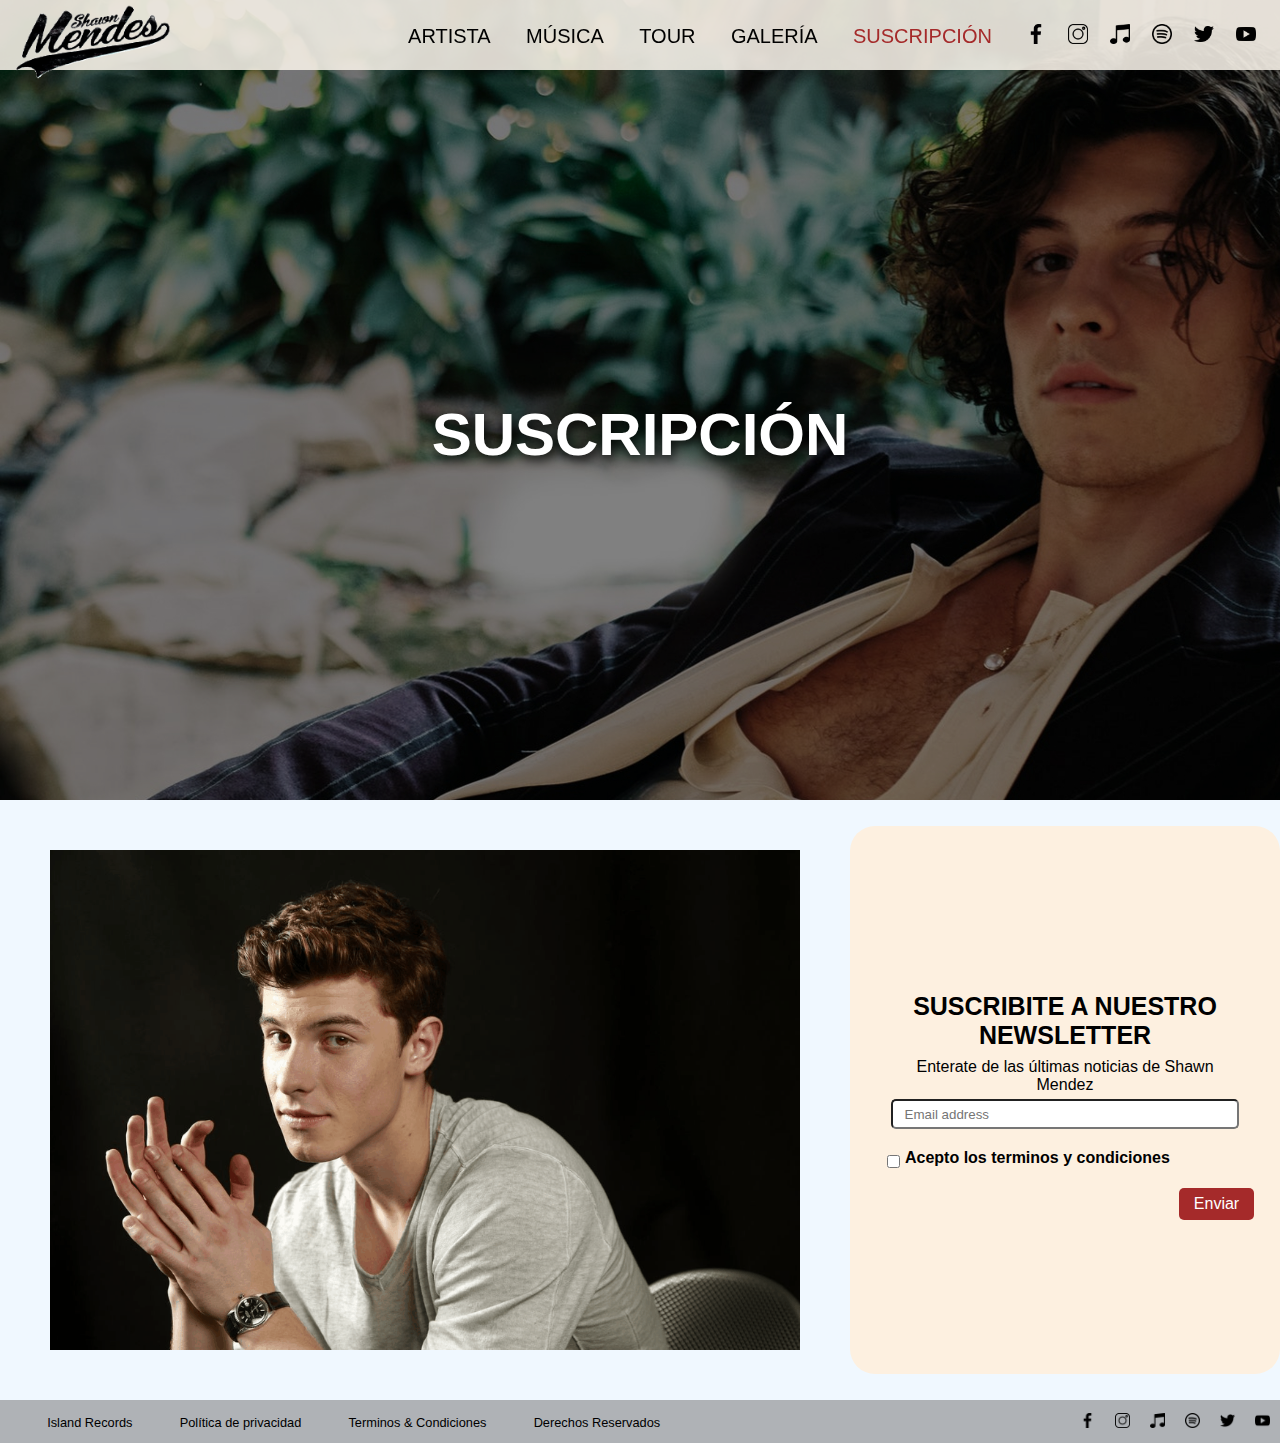
<file: Formulario.html>
<html>
<head>
    <meta charset="UTF-8">
    <title>Formulario</title>
    <link rel="stylesheet" href="css/styles.css">
    <link rel="shortcut icon" href="images/logo-shawn.png" />
    <meta name="viewport" content="width=device-width, initial-scale=1">
</head>

<body>
     <header class="Header_Gallery">
        <a href="index.html"> <img src="images/logo-shawn.png" style="height: 8%;"></a>
        <nav>
            <div class="txt-nav">
                <a href="artist.html">ARTISTA</a>
                <a href="Music.html">MÚSICA</a>
                <a href="Tour.html">TOUR</a>
                <a href="Gallery.html">GALERÍA</a>
                <a href="Formulario.html" style=" color: #A52A2A;">SUSCRIPCIÓN</a>
                
            </div>
            <div class="ico-nav">
                <a href="https://www.facebook.com/ShawnMendesOfficial" target="_blank">
                    <img src="images/iconos/facebook.png">
                </a>
                <a href="https://www.instagram.com/shawnmendes/" target="_blank">
                    <img src="images/iconos/instagram.png" >
                </a>
                <a href="https://music.apple.com/pe/artist/shawn-mendes/890403665?at=1000lIN2&ct=album&uo=4&app=music&ls=1" target="_blank">
                    <img src="images/iconos/musica.png">
                </a>
                <a href="https://open.spotify.com/artist/7n2wHs1TKAczGzO7Dd2rGr" target="_blank">
                  <img src="images/iconos/spotify.png">  
                </a>
                <a href="https://twitter.com/shawnmendes" target="_blank">
                   <img src="images/iconos/twitter.png"> 
                </a>
                <a href="https://www.youtube.com/user/qzMendShawqz" target="_blank">
                    <img src="images/iconos/youtube.png">
                </a>                
            </div>
        </nav>
    </header>
    <section class="wrapper-banner">
        <div class="banner b-formulario"></div>
        <h1>SUSCRIPCIÓN</h1>
    </section>
    <main>
        <div class="section_form">
                   <img src="images/GIF_shawn_mendes.gif">
            <form action="action_page.php" method="get">
                <fieldset>
                    <legend>SUSCRIBITE A NUESTRO NEWSLETTER</legend>
                    <label for="nombres" style="text-align: center">Enterate de las últimas noticias de Shawn Mendez</label>
                    <input type="text" id="nombres" name="nombres" size="50" placeholder="Email address" required>
                </fieldset>
                <fieldset class="text-terminos-condiciones">
                    <input type="checkbox" id="terminos" value="audi" name="aceptar">
                    <label for="terminos" class="right-input">Acepto los terminos y condiciones</label>
                </fieldset>
                <button type="button" class="btn-form" onclick="alert('Enviado')">Enviar</button>
            </form>
    </div>
    </main>
    <footer>
        <div class="txt-footer">
            <a>Island Records</a>
            <a>Política de privacidad</a>
            <a>Terminos & Condiciones</a>
            <a>Derechos Reservados</a>
        </div>
        <div class="ico-footer">
             <a href="https://www.facebook.com/ShawnMendesOfficial" target="_blank">
                <img src="images/iconos/facebook.png">
            </a>
            <a href="https://www.instagram.com/shawnmendes/" target="_blank">
                <img src="images/iconos/instagram.png" >
            </a>
            <a href="https://music.apple.com/pe/artist/shawn-mendes/890403665?at=1000lIN2&ct=album&uo=4&app=music&ls=1" target="_blank">
                <img src="images/iconos/musica.png">
            </a>
            <a href="https://open.spotify.com/artist/7n2wHs1TKAczGzO7Dd2rGr" target="_blank">
              <img src="images/iconos/spotify.png">  
            </a>
            <a href="https://twitter.com/shawnmendes" target="_blank">
               <img src="images/iconos/twitter.png"> 
            </a>
            <a href="https://www.youtube.com/user/qzMendShawqz" target="_blank">
                <img src="images/iconos/youtube.png">
            </a>
        </div>
    </footer>
</body>

</html>
</file>
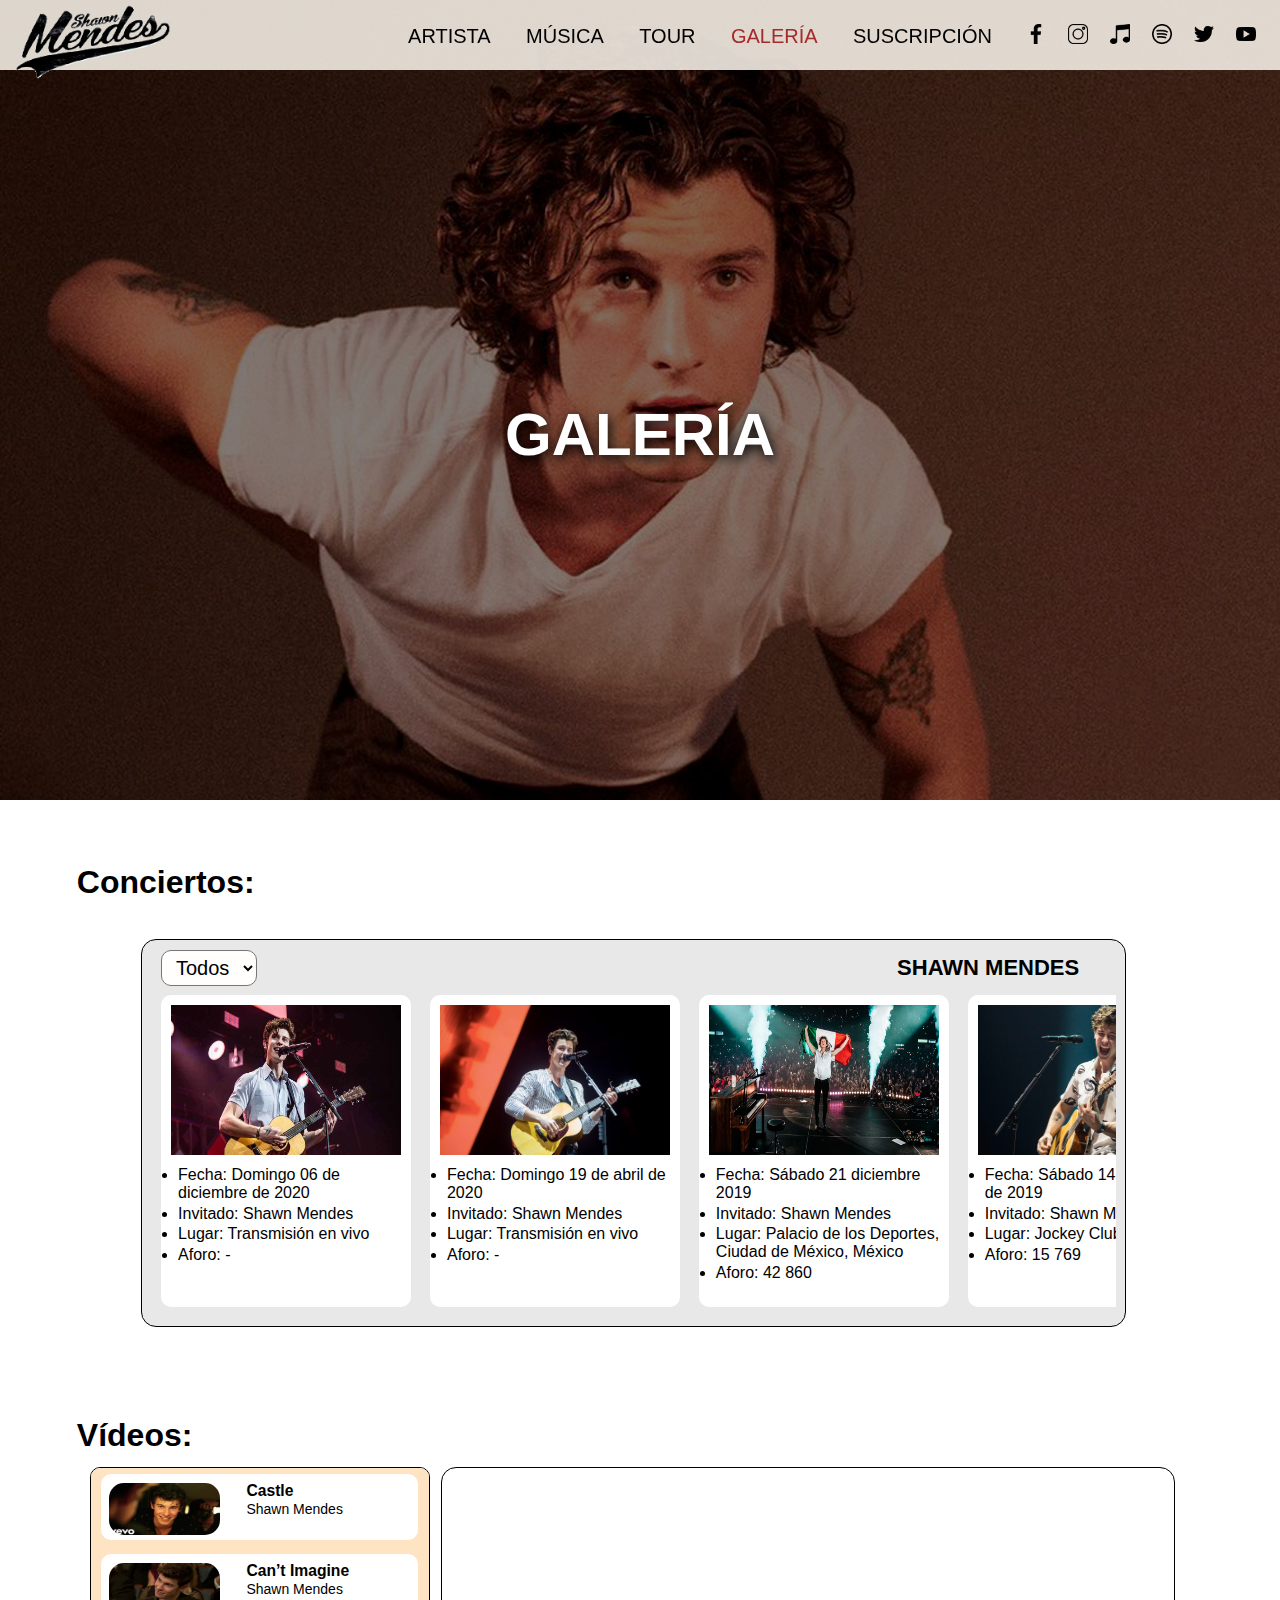
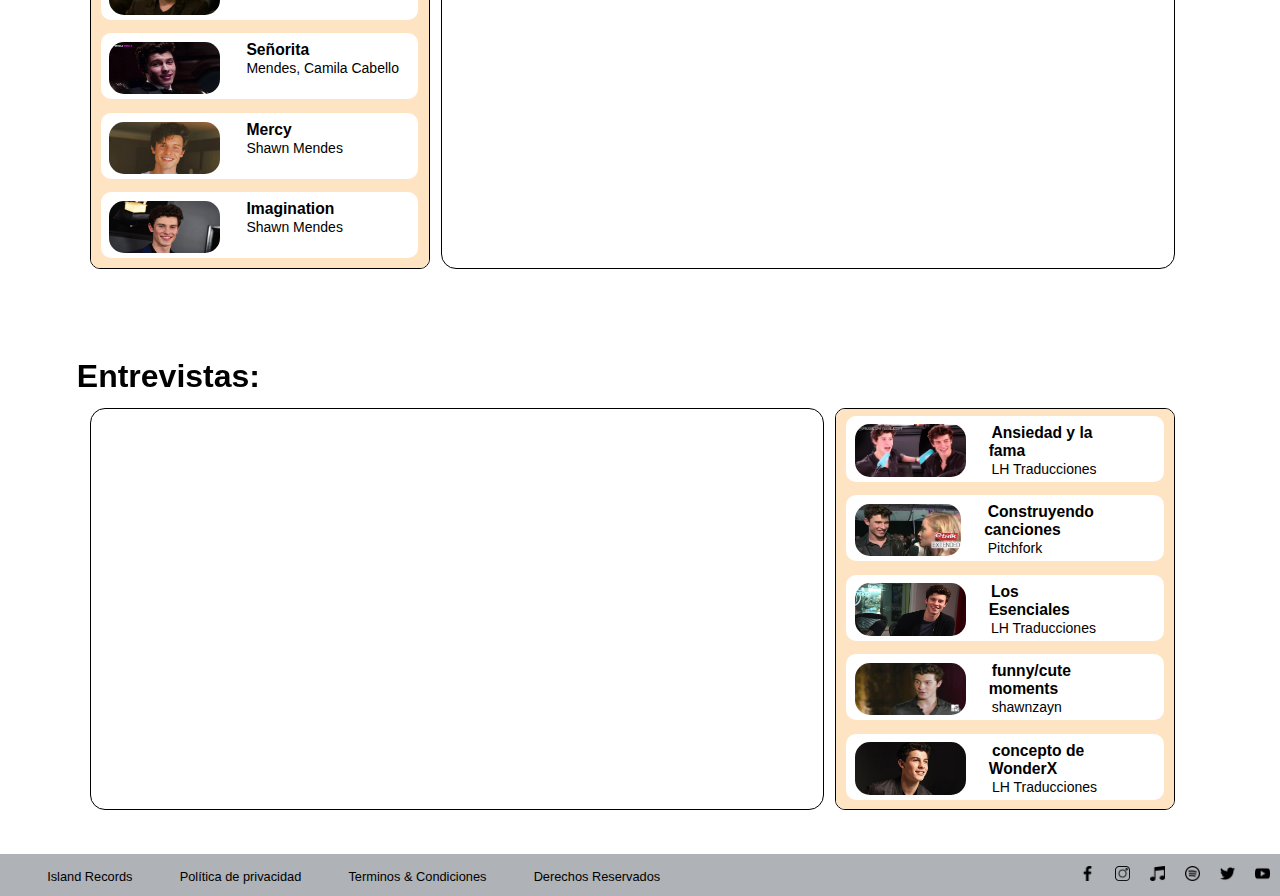
<file: Gallery.html>
<!doctype html>
<html>

<head>
    <meta charset="UTF-8">
    <title>Shawn Mendes - Galería</title>
    <link rel="stylesheet" href="css/styles.css">
    <link rel="shortcut icon" href="images/logo-shawn.png" />
    <meta name="viewport" content="width=device-width, initial-scale=1">
</head>

<body>
    <header>
        <a href="index.html"> <img src="images/logo-shawn.png" style="height: 8%;"></a>
        <nav>
            <div class="txt-nav">
                <a href="artist.html">ARTISTA</a>
                <a href="Music.html">MÚSICA</a>
                <a href="Tour.html">TOUR</a>
                <a href="Gallery.html" style=" color: #A52A2A;">GALERÍA</a>
                <a href="Formulario.html">SUSCRIPCIÓN</a>
                
            </div>
            <div class="ico-nav">
                <a href="https://www.facebook.com/ShawnMendesOfficial" target="_blank">
                    <img src="images/iconos/facebook.png">
                </a>
                <a href="https://www.instagram.com/shawnmendes/" target="_blank">
                    <img src="images/iconos/instagram.png" >
                </a>
                <a href="https://music.apple.com/pe/artist/shawn-mendes/890403665?at=1000lIN2&ct=album&uo=4&app=music&ls=1" target="_blank">
                    <img src="images/iconos/musica.png">
                </a>
                <a href="https://open.spotify.com/artist/7n2wHs1TKAczGzO7Dd2rGr" target="_blank">
                  <img src="images/iconos/spotify.png">  
                </a>
                <a href="https://twitter.com/shawnmendes" target="_blank">
                   <img src="images/iconos/twitter.png"> 
                </a>
                <a href="https://www.youtube.com/user/qzMendShawqz" target="_blank">
                    <img src="images/iconos/youtube.png">
                </a>                
            </div>
        </nav>
    </header>
    <section class="wrapper-banner">
        <div class="banner b-gallery"></div>
        <h1>GALERÍA</h1>
    </section>
    <main class="main-galeria">
        <h1>Conciertos:</h1>
        <section class="cont-evento">
            <div>
                <div class="txt-cont-evento">
                    <select>
                        <option>Todos</option>
                        <option>2020</option>
                        <option>2019</option>
                        <option>2018</option>
                        <option>2017</option>
                    </select>
                    <h2>Shawn Mendes</h2>
                </div>
                <div class="tour-cont-evento">
                    <div>
                        <img src="images/img-Conciertos/img-evento_vivo-01.jpg" alt="images">
                        <li>Fecha: Domingo 06 de diciembre de 2020</li>
                        <li>Invitado: Shawn Mendes</li>
                        <li>Lugar: Transmisión en vivo</li>
                        <li>Aforo: -</li>
                    </div>
                    <div>
                        <img src="images/img-Conciertos/img-evento_vivo-02.jpg" alt="images">
                        <li>Fecha: Domingo 19 de abril de 2020</li>
                        <li>Invitado: Shawn Mendes</li>
                        <li>Lugar: Transmisión en vivo</li>
                        <li>Aforo: -</li>
                    </div>
                    <div>
                        <img src="images/img-Conciertos/img-evento_Mexico.jpg" alt="images">
                        <li>Fecha: Sábado 21 diciembre 2019</li>
                        <li>Invitado: Shawn Mendes</li>
                        <li>Lugar: Palacio de los Deportes, Ciudad de México, México</li>
                        <li>Aforo: 42 860</li>
                    </div>
                    <div>
                        <img src="images/img-Conciertos/img-evento_Peru.jpg" alt="images">
                        <li>Fecha: Sábado 14 de diciembre de 2019</li>
                        <li>Invitado: Shawn Mendes</li>
                        <li>Lugar: Jockey Club, Lima, Perú</li>
                        <li>Aforo: 15 769</li>
                    </div>
                    <div>
                        <img src="images/img-Conciertos/img-evento_Australia.jpg" alt="images">
                        <li>Fecha: Miércoles 06 noviembre 2019</li>
                        <li>Invitado: Shawn Mendes</li>
                        <li>Lugar: Brisbane Entertainment Centre, Brisbane, QLD, Australia</li>
                        <li>Aforo: 8 201</li>
                    </div>
                </div>
            </div>
        </section>
        <h1>Vídeos:</h1>
        <section class="cont-video-music">
            <div class="txt-cont-video" style="margin-right: 1%;">
                <div>
                    <!--vídeos-->
                    <a href="#">
                        <img src="images/img-gallery/img-gallery_video-01.jpg"
                            alt="images" style="width: 100%;
                                        height: 99%;"></a>
                    <div id="hover-overlays" class="style-scope ytd-thumbnail"></div>
                    <div style="width: 50%;" class="des-cont-video">
                        <h3><a href="#">Castle</a></h3>
                        <span><a href="#">Shawn Mendes</a></span>
                    </div>
                </div>
                <div>
                    <a href="#">
                        <img src="images/img-gallery/img-gallery_video-02.jpg"
                            alt="images" style="width: 100%;
                                        height: 99%;"></a>
                    <div style="width: 50%;" class="des-cont-video">
                        <h3><a href="#">Can’t Imagine</a></h3>
                        <span><a href="#">Shawn Mendes</a></span>
                    </div>
                </div>
                <div>
                    <a href="#">
                        <img src="images/img-gallery/img-gallery_video-03.jpg"
                            alt="images" style="width: 100%;
                                        height: 99%;"></a>
                    <div style="width: 50%;" class="des-cont-video">
                        <h3><a href="#">Señorita</a></h3>
                        <span><a href="#">Mendes, Camila Cabello</a></span>
                    </div>
                </div>
                <div>
                    <a href="#">
                        <img src="images/img-gallery/img-gallery_video-04.jpg"
                            alt="images" style="width: 100%;
                                        height: 99%;"></a>
                    <div style="width: 50%;" class="des-cont-video">
                        <h3><a href="#">Mercy</a></h3>
                        <span><a href="#">Shawn Mendes</a></span>
                    </div>
                </div>
                <div>
                    <a href="#">
                        <img src="images/img-gallery/img-gallery_video-05.jpg"
                            alt="images" style="width: 100%;
                                        height: 99%;"></a>
                    <div style="width: 50%;" class="des-cont-video">
                        <h3><a href="#">Imagination</a></h3>
                        <span><a href="#">Shawn Mendes</a></span>
                    </div>
                </div>
                <div>
                    <a href="#">
                        <img src="images/img-gallery/img-gallery_video-06.jpg"
                            alt="images" style="width: 100%;
                                        height: 99%;"></a>
                    <div style="width: 50%;" class="des-cont-video">
                        <h3><a href="#">Wonder</a></h3>
                        <span><a href="#">Shawn Mendes</a></span>
                    </div>
                </div>
            </div>
            <div class="vid-cont-video">
                <iframe width="100%" height="100%" src="https://www.youtube.com/embed/QZoRu6ZFbbw" frameborder="0"
                    allowfullscreen=""></iframe>
            </div>
        </section>
        <h1>Entrevistas:</h1>
        <section class="cont-video-music">
            <div class="vid-cont-video">
                <iframe width="100%" height="100%" src="https://www.youtube.com/embed/p-h2OhCtYJk" frameborder="0"
                    allowfullscreen=""></iframe>
            </div>
            <div class="txt-cont-video" style="margin-left: 1%;">
                <div>
                    <!--entrevistas-->
                    <a href="#">
                        <img src="images/img-gallery/img-gallery_entrevista-01.jpg"
                            alt="images" style="width: 100%;
                                        height: 99%;"></a>
                    <div class="des-cont-video">
                        <h3><a href="#">Ansiedad y la fama</a></h3>
                        <span><a href="#">LH Traducciones</a></span>
                    </div>
                </div>
                <div>
                    <a href="#">
                        <img src="images/img-gallery/img-gallery_entrevista-02.jpg"
                            alt="images" style="width: 100%;
                                        height: 99%;"></a>
                    <div class="des-cont-video">
                        <h3><a href="#">Construyendo canciones</a></h3>
                        <span><a href="#">Pitchfork</a></span>
                    </div>
                </div>
                <div>
                    <a href="#">
                        <img src="images/img-gallery/img-gallery_entrevista-03.jpg"
                            alt="images" style="width: 100%;
                                        height: 99%;"></a>
                    <div class="des-cont-video">
                        <h3><a href="#">Los Esenciales</a></h3>
                        <span><a href="#">LH Traducciones</a></span>
                    </div>
                </div>
                <div>
                    <a href="#">
                        <img src="images/img-gallery/img-gallery_entrevista-04.jpg"
                            alt="images" style="width: 100%;
                                        height: 99%;"></a>
                    <div class="des-cont-video">
                        <h3><a href="#">funny/cute moments</a></h3>
                        <span><a href="#">shawnzayn</a></span>
                    </div>
                </div>
                <div>
                    <a href="#">
                        <img src="images/img-gallery/img-gallery_entrevista-05.jpg"
                            alt="images" style="width: 100%;
                                        height: 99%;"></a>
                    <div class="des-cont-video">
                        <h3><a href="#">concepto de WonderX</a></h3>
                        <span><a href="#">LH Traducciones</a></span>
                    </div>
                </div>
                <div>
                    <a href="#">
                        <img src="images/img-gallery/img-gallery_entrevista-06.jpg"
                            alt="images" style="width: 100%;
                                        height: 99%;"></a>
                    <div class="des-cont-video">
                        <h3><a href="#">La influencia de Camila</a></h3>
                        <span><a href="#">LH Traducciones</a></span>
                    </div>
                </div>
            </div>
        </section>
        <br>
    </main>
    <footer>
        <div class="txt-footer">
            <a>Island Records</a>
            <a>Política de privacidad</a>
            <a>Terminos & Condiciones</a>
            <a>Derechos Reservados</a>
        </div>
        <div class="ico-footer">
            <a href="https://www.facebook.com/ShawnMendesOfficial" target="_blank">
                <img src="images/iconos/facebook.png">
            </a>
            <a href="https://www.instagram.com/shawnmendes/" target="_blank">
                <img src="images/iconos/instagram.png">
            </a>
            <a href="https://music.apple.com/pe/artist/shawn-mendes/890403665?at=1000lIN2&ct=album&uo=4&app=music&ls=1"
                target="_blank">
                <img src="images/iconos/musica.png">
            </a>
            <a href="https://open.spotify.com/artist/7n2wHs1TKAczGzO7Dd2rGr" target="_blank">
                <img src="images/iconos/spotify.png">
            </a>
            <a href="https://twitter.com/shawnmendes" target="_blank">
                <img src="images/iconos/twitter.png">
            </a>
            <a href="https://www.youtube.com/user/qzMendShawqz" target="_blank">
                <img src="images/iconos/youtube.png">
            </a>
        </div>
    </footer>
</body>

</html>
</file>
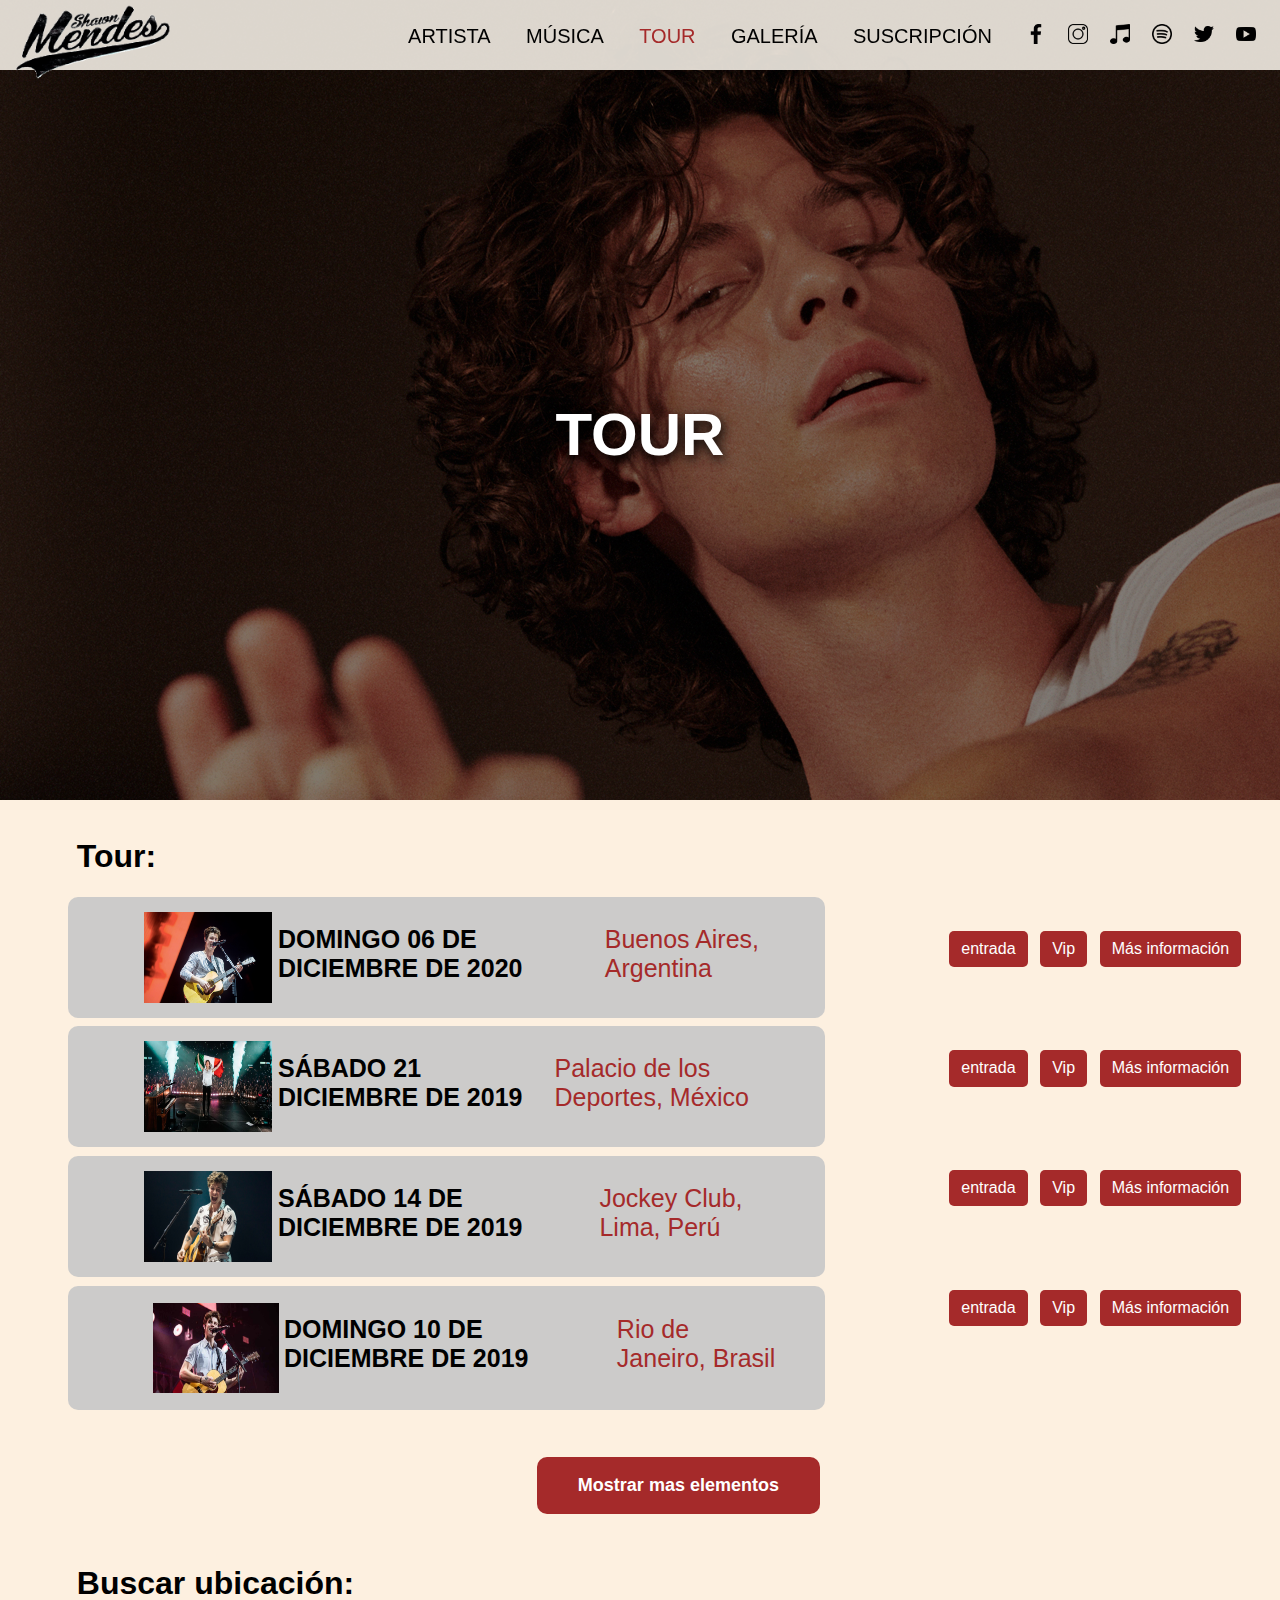
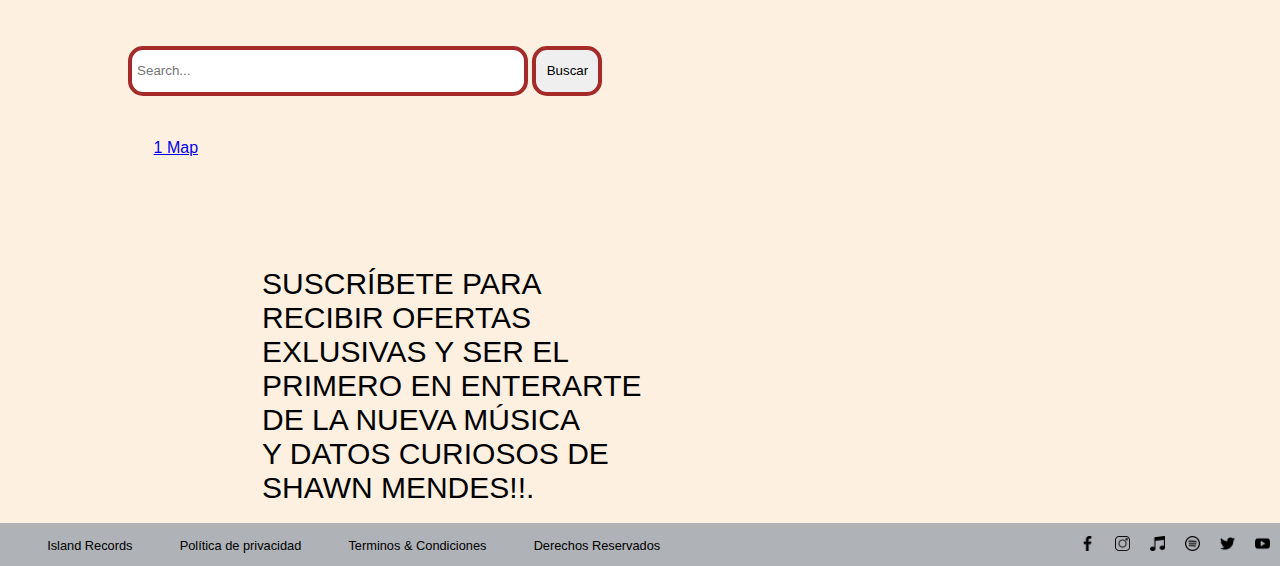
<file: Tour.html>
<!doctype html>
<html>

<head>
    <meta charset="UTF-8">
    <title>Shawn Mendes - Tour</title>
    <link rel="stylesheet" href="css/styles.css">
    <link rel="shortcut icon" href="images/logo-shawn.png" />
    <meta name="viewport" content="width=device-width, initial-scale=1">
</head>

<body>
    <header>
        <a href="index.html"> <img src="images/logo-shawn.png" style="height: 8%;"></a>
        <nav>
            <div class="txt-nav">
                <a href="artist.html">ARTISTA</a>
                <a href="Music.html" >MÚSICA</a>
                <a href="Tour.html" style=" color: #A52A2A;">TOUR</a>
                <a href="Gallery.html">GALERÍA</a>
                <a href="Formulario.html">SUSCRIPCIÓN</a>
                
            </div>
            <div class="ico-nav">
                <a href="https://www.facebook.com/ShawnMendesOfficial" target="_blank">
                    <img src="images/iconos/facebook.png">
                </a>
                <a href="https://www.instagram.com/shawnmendes/" target="_blank">
                    <img src="images/iconos/instagram.png" >
                </a>
                <a href="https://music.apple.com/pe/artist/shawn-mendes/890403665?at=1000lIN2&ct=album&uo=4&app=music&ls=1" target="_blank">
                    <img src="images/iconos/musica.png">
                </a>
                <a href="https://open.spotify.com/artist/7n2wHs1TKAczGzO7Dd2rGr" target="_blank">
                  <img src="images/iconos/spotify.png">  
                </a>
                <a href="https://twitter.com/shawnmendes" target="_blank">
                   <img src="images/iconos/twitter.png"> 
                </a>
                <a href="https://www.youtube.com/user/qzMendShawqz" target="_blank">
                    <img src="images/iconos/youtube.png">
                </a>                
            </div>
        </nav>
    </header>
    <section class="wrapper-banner">
        <div class="banner b-artista"></div>
        <h1>TOUR</h1>
    </section>
    <main class="main-tour">
        <h1>Tour: </h1>
        <section  class="inf-tour" >
            <div id="borde02" class="div-txt-inf-tour" >
                <div >
                    <div class="txt-inf-tour">
                        <img src="images/img-Conciertos/img-evento_vivo-02.jpg" alt="images">
                        <h2>Domingo 06 de Diciembre de 2020</h2>
                        <a href="#">Buenos Aires, Argentina</a>
                    </div>
                </div>
                <div>
                    <div class="txt-inf-tour">
                        <img src="images/img-Conciertos/img-evento_Mexico.jpg" alt="images">
                        <h2>Sábado 21 diciembre de 2019</h2>
                        <a href="#">Palacio de los Deportes, México</a>
                    </div>
                </div>
                <div>
                    <div class="txt-inf-tour">
                        <img src="images/img-Conciertos/img-evento_Peru.jpg" alt="images">
                        <h2>Sábado 14 de diciembre de 2019</h2>
                        <a href="#">Jockey Club, Lima, Perú</a>
                    </div>
                </div>
                <div class="txt-inf-tour">
                    <img src="images/img-Conciertos/img-evento_vivo-01.jpg" alt="images">
                    <h2>Domingo 10 de diciembre de 2019</h2>
                    <a href="#">Rio de Janeiro, Brasil</a>
                </div>
            </div>
            </div>
            <div class="div-bottom-inf-tour">
                <div class="bottom-inf-tour-top">
                    <a href="#">entrada</a>
                    <a href="#">Vip</a>
                    <a href="#">Más información</a>
                </div>
                <div class="bottom-inf-tour-center">
                    <a href="#">entrada</a>
                    <a href="#">Vip</a>
                    <a href="#">Más información</a>
                </div>
                <div class="bottom-inf-tour-bottom">
                    <a href="#">entrada</a>
                    <a href="#">Vip</a>
                    <a href="#">Más información</a>
                </div>
                <div class="bottom-inf-tour-bottom">
                    <a href="#">entrada</a>
                    <a href="#">Vip</a>
                    <a href="#">Más información</a>
                </div>
            </div>
        </section>
        <h1 style="text-align: center;" ><button id="a" href="file:///C:/Users/ALEXIS/Escritorio/ISIL/SHAWN%20MENDES%20WEB%20SITE/Tour.html#">Mostrar mas elementos</button></h1>
        <h1>Buscar ubicación:</h1>
        <div class="txt-buscar">
                  <input type="search" id="search" style="WIDTH: 400px; HEIGHT: 50px"  placeholder="Search..." />
                  
                  <input class="letratamaño" type="submit" name="buscar" style="WIDTH: 70px; HEIGHT: 50px" value="Buscar">
        </div>
        <section class="cont-map">
            <div class="img-cont-map">
                <div id="wrapper-9cd199b9cc5410cd3b1ad21cab2e54d3">
                    <div id="map-9cd199b9cc5410cd3b1ad21cab2e54d3"></div>
                    <script>(function () {
                            var setting = { "height": 457, "width": 573, "zoom": 14, "queryString": "Plaza de Armas de Lima, Cercado de Lima, Perú", "place_id": "ChIJsX6q1bXIBZERqiIeSAseBhY", "satellite": false, "centerCoord": [-12.046003803388771, -77.0305458], "cid": "0x16061e0b481e22aa", "lang": "es", "cityUrl": "/peru/lima", "cityAnchorText": "Mapa de Lima, Provincia de Lima, Perú", "id": "map-9cd199b9cc5410cd3b1ad21cab2e54d3", "embed_id": "525178" };
                            var d = document;
                            var s = d.createElement('script');
                            s.src = 'https://1map.com/js/script-for-user.js?embed_id=525178';
                            s.async = true;
                            s.onload = function (e) {
                                window.OneMap.initMap(setting)
                            };
                            var to = d.getElementsByTagName('script')[0];
                            to.parentNode.insertBefore(s, to);
                        })();</script><a href="https://1map.com/es/map-embed">1 Map</a>
                </div>
            </div>
            <div class="txt-cont-map">
                <p>SUSCRÍBETE PARA <BR>
                    RECIBIR OFERTAS <BR>
                    EXLUSIVAS Y SER EL <BR>
                    PRIMERO EN ENTERARTE <BR>
                    DE LA NUEVA MÚSICA <BR>
                    Y DATOS CURIOSOS DE <BR>
                    SHAWN MENDES!!.</p>
            </div>
        </section>
        <br>
    </main>
    <footer>
        <div class="txt-footer">
            <a>Island Records</a>
            <a>Política de privacidad</a>
            <a>Terminos & Condiciones</a>
            <a>Derechos Reservados</a>
        </div>
        <div class="ico-footer">
             <a href="https://www.facebook.com/ShawnMendesOfficial" target="_blank">
                <img src="images/iconos/facebook.png">
            </a>
            <a href="https://www.instagram.com/shawnmendes/" target="_blank">
                <img src="images/iconos/instagram.png" >
            </a>
            <a href="https://music.apple.com/pe/artist/shawn-mendes/890403665?at=1000lIN2&ct=album&uo=4&app=music&ls=1" target="_blank">
                <img src="images/iconos/musica.png">
            </a>
            <a href="https://open.spotify.com/artist/7n2wHs1TKAczGzO7Dd2rGr" target="_blank">
              <img src="images/iconos/spotify.png">  
            </a>
            <a href="https://twitter.com/shawnmendes" target="_blank">
               <img src="images/iconos/twitter.png"> 
            </a>
            <a href="https://www.youtube.com/user/qzMendShawqz" target="_blank">
                <img src="images/iconos/youtube.png">
            </a>
        </div>
    </footer>
</body>

</html>
</file>
<file: css/styles.css>
* {
	margin: 0;
	padding: 0;
}
body {
	background-color: aliceblue;
	font-family: 'Lato', sans-serif;
}
h2 {
    text-transform: uppercase;
    font-weight: 600;
    margin-bottom: 20px;
    font-size: 25px;
}
h3 {
    margin-bottom: 20px;
}

/* Banner */
.banner {
  width: 100%;
  height: 800px;
  filter: brightness(0.5);
}
.wrapper-banner {
  position: relative;
}
.wrapper-banner h1 {
  color: white;
  font-size: 60px;
  text-align: center;
  position: absolute;
  top: 50%;
  left: 0;
  right: 0;
  filter: drop-shadow(2px 4px 6px black);
}

.b-artista {
  background-image:  url(../images/img-header.jpg);
}
.b-gallery {
  background-image: url(../images/NINTCHDBPICT000582594623-8.jpg);
}
.b-formulario {
    background-image: url(../images/ShawnMendes.jpg);
}
.b-musica {
  background-image: url(../images/02-Shawn-Mendes-MTPhoto05.jpg);
  background-repeat: no-repeat;
  background-size: cover;
}

/*Header*/
header > a > img {
    width: 12%;
    margin-left: 10px;
    padding: 0.5%;
    float: left;
    position:fixed;
    z-index:2;
}

nav {
    background-color: rgba(248, 242, 233, 0.88);
    width: 100%;
    display: flex;
    position: fixed;
    justify-content: space-between;
    height: 70px;
    z-index: 1;

}
nav > div {
    padding: 0 1% 0 5.5%;
    display: flex;
}
.txt-nav {
    margin-left: 25%;
    margin-top: 0.4%;
}

.txt-nav > a {
    font-size: 20px;	
    margin: 3%;
    padding: 1.4% 1% 4% 1%;
    text-decoration: none;
    color: black;
    width: 100%;
}
.txt-nav > a:hover {
  color:#A52A2A;
  border-radius: 5px;
}
.ico-nav {
    margin-top: 1%;
    display: flex;
}
.ico-nav a img {   
    padding: 11px;
    height: 20px;
}


/* HOME */

.sec-biografia ul {
  display: flex;
  justify-content: center;
  align-items: center;
}

.sec-biografia ul li:nth-child(1) {
  width: 60%;
}


.sec-biografia ul li img{
  width: 100%;
}
.sec-biografia ul li:nth-child(2) {
  width: 40%;
  list-style: none;
}

.sec-biografia ul li p{
  line-height: 24px;
  padding: 0 28px;
}


.btn-home{
  display: block;
  text-align: center;
  background-color: #A52A2A;
  width: 20%;
  margin: 0 auto;
  border-radius: 5px;
  color: #ffff;
  text-decoration: none;
  padding: 7px 0;
  margin-top: 30px;
}

.btn-home:hover{
  background-color: rgb(211, 128, 128);
}
.btn-inf-tour a:hover {
  background-color: rgb(211, 128, 128);
}
.sec-gallery a:hover {
 background-color: rgb(211, 128, 128); 
}

.sec-musica{
  background-color: #c1d3df;
}

.sec-musica ul{
  display: flex;
  align-items: center;
  list-style: none;
}
.sec-musica ul li img{
  padding: 60px 100px;
}

.sec-musica ul li p{
  line-height: 24px;
    padding: 0 70px;
    text-align: center;
}


.sec-tour .wrapper-tour {
  display: flex;
  justify-content: center;
  align-content: center;
  padding: 60px 0;
}
.sec-tour h3 {
  text-align: center;
  margin-bottom: 0px;
  font-size: 30px;
  padding-top: 25px;
}

.div-inf-tour{
  display: flex;
  padding: 2%;
  background-color: rgb(204, 203, 202);
  border-radius: 10px;
  width: 60%;
  justify-content: center;
  align-items: center;
}

.div-inf-tour h3{
  padding-left: 20px;
  font-size: 22px;
  margin-bottom: 0px;
  padding-top: 0px;
}

.div-inf-tour a {
  text-decoration: none;
  color: brown;
  font-size: 22px;
  padding-left: 40px;
}

.div-inf-tour img {
  width: 20%;
}

.btn-inf-tour{
  width: 30%;
  display: flex;
  justify-content: center;
  align-items: center;
}
.btn-inf-tour a{
  color: #ffffff;
  background-color: brown;
  padding: 3% 4% 3% 4%;
  margin: 0 3% 0 1%;
  text-decoration: none;
  border-radius: 5px;
}

.sec-gallery {
  position: relative;
}

.banner-gallery {
  background-image: url(../images/bg-gallery.png);
  height: 400px;
  background-position: center;
  background-attachment: fixed;
  filter: brightness(0.5);
}

.sec-gallery  a{
  background-color: brown;
  color: white;
  font-size: 20px;
  text-align: center;
  position: absolute;
  top: 50%;
  left: 0;
  right: 0;
  text-decoration: none;
  width: 11%;
  margin: 0 auto;
  padding: 10px 4px;
  border-radius: 5px;
}
/* Artist */
.sec-home{
  width: 100%;
  overflow: hidden;
  height: 700px;
}

.biografia p {
  line-height: 25px;
}
.datos-curiosos p {
    margin-top: 20px;
    line-height: 22px;
}

/*página de Galeria*/
.main-galeria {
    background-color: rgb(255, 255, 255);
}
.main-galeria > h1 {
 padding:5% 0 0 6% ;
}
.cont-evento  {
    margin-top: 3%;
    padding: 0 12% 2% 11%;
    height: auto;
}
.cont-evento > div {
    border-style: solid;
    border-width: 1px;
    border-radius:15px;
    background-color:#e8e8e8;
    padding: 0 1% 1% 1%;
}
.txt-cont-evento {
    display: flex;
    justify-content: space-between;
}
.cont-evento select, .cont-evento h2 {
    padding: 0.5% 0.7% 0.5% 0.7% ;
    margin: 1%;
}
.cont-evento select  {
    width: auto;
    height: auto;
    border-radius: 10px ;
    background-color:#fffefd;
    padding: 0 1%;
    font-size:20px;
}
.tour-cont-evento {
    display: flex;
    flex-flow: nowrap;
    width: auto;
    overflow-x: scroll;

}
input#search {
    width: 300px;
}
input.letratamaño {
    border: 1px solid;
    margin-left: 10px;
}
.tour-cont-evento div {
    margin: 0 1% 1% 1%;
    border-radius: 10px;
    width: auto;
    background-color:#ffffff;
    padding:0.5%
}
.tour-cont-evento img {
    width: 230px;
    height: 150px;
    margin:5px;
}
.tour-cont-evento li {
    margin-top: 1%;
    margin-left: 5%;
    margin-bottom: 1%;
}
.cont-video-music {
    display: flex;
    padding: 1% 5% 2% 7%;
}
.txt-cont-video {
    border-style: solid;
    border-width: 1px;
    border-radius: 10px;
    width: 30%;
    height: 400px;
    display: flex;
    flex-flow: column;
    overflow-y: scroll;
    background-color: bisque;
}
.txt-cont-video > div {
    display: flex;
    margin: 2% 3% 2% 3%;
    height: 16.5%;
    background-color:#ffffff;
    border-radius:10px;
}
.txt-cont-video a,.txt-cont-video img {
    width: 35%;
    height: 80%;
    margin: 2% 0 0 2%;
    border-radius:15px;
}
.vid-cont-video {
    width: 65%;
    border-style: solid;
    border-width: 1px;
    border-radius: 15px;
}
.des-cont-video {
    height: 50px;
    padding: 0px;
    margin: 2.5% 0 0 1%;
    margin-left: 25px;
    text-align: left;
}
.des-cont-video h3 {
    margin-bottom: 0px;
    font-size: 98%;
}
.des-cont-video a {
    text-decoration: none;
    color: black;
}
.des-cont-video a:hover {
    color: blueviolet;
}
.des-cont-video span {
    font-size:14px;
}

/*página de artista*/
.slider {
  max-width: 1000px;
  margin: 0 auto;
}
.slick-prev:before, .slick-next:before {
  color: #A52A2A !important;
}
  .slick-slide {
    margin: 0 5px;
  }
  .slick-list {
    margin: 0px -5px 0px -5px;
  }
  button.slick-next, button.slick-next:hover {
    position: absolute;
    top: 41%;
    right: -55px;
    width: 47px;
    height: 75px;
    background-image: url("http://maggiesadler.com/wp-content/uploads/2015/10/left-right-arrow.png");
    background-size: 95px;
  }
  button.slick-prev, button.slick-prev:hover {
    position: absolute;
    top: 41%;
    left: -55px;
    z-index: 1;
    width: 47px;
    height: 75px;
    background-image: url("http://maggiesadler.com/wp-content/uploads/2015/10/left-right-arrow.png");
    background-size: 95px;
        background-position-x: right;
  }
  .slick-prev:before, .slick-next:before {
    font-size: 70px;
    color: #EA8496;
    line-height: inherit;
    font-weight: bold;
  }

  .slider img {
    height: 324px;
  }
  
  /* Slick Slider Styles -- Provided by https://kenwheeler.github.io/slick/ */
  /* Slider */
  .slick-slider
  {
      position: relative;
  
      display: block;
  
      -moz-box-sizing: border-box;
           box-sizing: border-box;
  
      -webkit-user-select: none;
         -moz-user-select: none;
          -ms-user-select: none;
              user-select: none;
  
      -webkit-touch-callout: none;
      -khtml-user-select: none;
      -ms-touch-action: pan-y;
          touch-action: pan-y;
      -webkit-tap-highlight-color: transparent;
  }
  
  .slick-list
  {
      position: relative;
  
      display: block;
      overflow: hidden;
  
      margin: 0;
      padding: 0;
  }
  .slick-list:focus
  {
      outline: none;
  }
  .slick-list.dragging
  {
      cursor: pointer;
      cursor: hand;
  }
  
  .slick-slider .slick-track,
  .slick-slider .slick-list
  {
      -webkit-transform: translate3d(0, 0, 0);
         -moz-transform: translate3d(0, 0, 0);
          -ms-transform: translate3d(0, 0, 0);
           -o-transform: translate3d(0, 0, 0);
              transform: translate3d(0, 0, 0);
  }
  
  .slick-track
  {
      position: relative;
      top: 0;
      left: 0;
  
      display: block;
  }
  .slick-track:before,
  .slick-track:after
  {
      display: table;
  
      content: '';
  }
  .slick-track:after {
      clear: both;
  }
  .slick-loading .slick-track
  {
      visibility: hidden;
  }
  
  .slick-slide
  {
      display: none;
      float: left;
  
      height: 100%;
      min-height: 1px;
  }
  [dir='rtl'] .slick-slide
  {
      float: right;
  }
  .slick-slide img
  {
      display: block;
      width: 100%;
  }
  .slick-slide.slick-loading img
  {
      display: none;
  }
  .slick-slide.dragging img
  {
      pointer-events: none;
  }
  .slick-initialized .slick-slide
  {
      display: block;
  }
  .slick-loading .slick-slide
  {
      visibility: hidden;
  }
  .slick-vertical .slick-slide
  {
      display: block;
  
      height: auto;
  
      border: 1px solid transparent;
  }
  .slick-arrow.slick-hidden {
      display: none;
  }
  
  /* Arrows */
  .slick-prev,
  .slick-next
  {
      font-size: 0;
      line-height: 0;
  
      position: absolute;
      top: 50%;
  
      display: block;
  
      width: 20px;
      height: 20px;
      margin-top: -10px;
      padding: 0;
  
      cursor: pointer;
  
      color: transparent;
      border: none;
      outline: none;
      background: transparent;
  }
  .slick-prev:hover,
  .slick-prev:focus,
  .slick-next:hover,
  .slick-next:focus
  {
      color: transparent;
      outline: none;
      background: transparent;
  }
  .slick-prev:hover:before,
  .slick-prev:focus:before,
  .slick-next:hover:before,
  .slick-next:focus:before
  {
      opacity: 1;
  }
  .slick-prev.slick-disabled:before,
  .slick-next.slick-disabled:before
  {
      opacity: .25;
  }
  
  .slick-prev:before,
  .slick-next:before
  {
      font-family: 'slick';
      font-size: 20px;
      line-height: 1;
  
      opacity: .75;
      color: white;
  
      -webkit-font-smoothing: antialiased;
      -moz-osx-font-smoothing: grayscale;
  }
  
  .slick-prev
  {
      left: -25px;
  }
  [dir='rtl'] .slick-prev
  {
      right: -25px;
      left: auto;
  }
  .slick-prev:before
  {
      content: '';
  }
  [dir='rtl'] .slick-prev:before
  {
      content: '';
      font-weight: bold;
      font-size: 20px;
  }
  
  .slick-next
  {
      right: -25px;
  }
  [dir='rtl'] .slick-next
  {
      right: auto;
      left: -25px;
  }
  .slick-next:before
  {
      content: '';
  }
  [dir='rtl'] .slick-next:before
  {
      content: '';
  }
  
  /* Dots */
  .slick-slider
  {
      margin-bottom: 30px;
  }
  
  .slick-dots
  {
      position: absolute;
      bottom: -45px;
  
      display: block;
  
      width: 100%;
      padding: 0;
  
      list-style: none;
  
      text-align: center;
  }
  .slick-dots li
  {
      position: relative;
  
      display: inline-block;
  
      width: 20px;
      height: 20px;
      margin: 0 5px;
      padding: 0;
  
      cursor: pointer;
  }
  .slick-dots li button
  {
      font-size: 0;
      line-height: 0;
  
      display: block;
  
      width: 20px;
      height: 20px;
      padding: 5px;
  
      cursor: pointer;
  
      color: transparent;
      border: 0;
      outline: none;
      background: transparent;
  }
  .slick-dots li button:hover,
  .slick-dots li button:focus
  {
      outline: none;
  }
  .slick-dots li button:hover:before,
  .slick-dots li button:focus:before
  {
      opacity: 1;
  }
  .slick-dots li button:before
  {
      font-family: 'slick';
      font-size: 6px;
      line-height: 20px;
  
      position: absolute;
      top: 0;
      left: 0;
  
      width: 20px;
      height: 20px;
  
      content: '•';
      text-align: center;
  
      opacity: .25;
      color: black;
  
      -webkit-font-smoothing: antialiased;
      -moz-osx-font-smoothing: grayscale;
  }
  .slick-dots li.slick-active button:before
  {
      opacity: .75;
      color: black;
  }
  

  .biografia >h3, .premios > h3 {
      text-transform: uppercase;
      font-weight: 300;
      text-decoration: underline;
      margin-bottom: 20px;
  }
  .datos-curiosos {
      padding: 5% 10%;
      background-color: #d4c4c4;
  }
  
  .biografia {
      padding: 5% 10%;
  }
  .biografia ul {
      display: flex;
      justify-content: center;
      align-items: center;
          list-style: none;
  }
  
  .biografia ul li img {
      width: 500px;
      margin-right: 50px;
  }
  .premios {
      padding: 5% 10%;
  }
  .premios ul {
      display: flex;
      justify-content: center;
      align-items: center;
          list-style: none;
  }
  
  .premios ul li img {
      width: 300px;
      margin-right: 50px;
  }
 /*página de música*/
  .main-musica {
    display: flex;
    width: 100%;
    height: 2260px;
}
.album {
    height: 400px;
    width: auto;
    position: relative;
    left: 22%;
    top: 4%;
    border-radius: 15px;
}
h2 {
    position: relative;
    font-size: 22px;
    top: 4%;
    right: 20px;
}
ol {
    margin-top: 8%;
    position: relative;
    right: 295px;
    white-space: pre-line;
    list-style-position:inside;
}
.box {
    position: relative;
    top: 23%;
    right: 6%;
    width: 28%;
    height: 7%;
    text-align: justify;
    overflow: hidden;
}
.linea {
    position: absolute;
    top: 1500px;
    right: 22%;
    height: 1px;
    width: 810px;
    background-color: black;
}
.Tendencia {
    display: flex;
    position: absolute;
    top: 1600px;
    width: 80%;
    height: 700px;
    margin-left: 10%;
    margin-right: 10%;
    overflow: hidden;
        
}
.Tendencia >h3 {
    position: absolute;
    left: 43%;
    font-size: 25px;
}
.video {
    position: absolute;
    left: 28%;
    top: 15%;
    overflow: hidden;
    width: 50%;
    height: 43%;
}
iframe {
    width: 100%;
    height: 100%;
    border-radius: 15px;
}
h4 {
    position: absolute;
    top: 69.1%;
    font-size: 27px;
    left: 33.5%;
    font-style: italic;
}
.video1 {
    position: absolute;
    left: 1%;
    top: 24.4%;
    overflow: hidden;
    height: 25%;
}
.video2 {
    position: absolute;
    left: 75.2%;
    top: 24.4%;
    overflow: hidden;
    height: 25%;
}
.linea-a {
    position: absolute;
    top: 85%;
    right: 15%;
    height: 1px;
    width: 810px;
    background-color: black;
}
h5 {
    position: absolute;
    left: 15%;
    top: 2300px;
    font-size: 27px;
}
.colab img {
    position: absolute;
    top: 2750px;
    left: 53%;
    border-radius: 15px;
}
.colab1 img {
    position: absolute;
    top: 2420px;
    left: 53%;
    border-radius: 15px;
}
.colab2 img {
    position: absolute;
    top: 2420px;
    left: 11%;
    border-radius: 15px;
}
.colab3 img {
    position: absolute;
    top: 2750px;
    left: 11%;
    border-radius: 15px;
}
.box1 {
     position: absolute;
    top: 2450px;
    left: 34%;
    width: 15%;
    line-height: 20px;
}
.box2 {
     position: absolute;
    top: 2790px;
    left: 34%;
    width: 15%;
    line-height: 20px;
}
.box3 {
     position: absolute;
    top: 2450px;
    left: 76%;
    width: 15%;
    line-height: 20px;
}

.box4 {
     position: absolute;
    top: 2790px;
    left: 76%;
    width: 15%;
    line-height: 20px;
}
h6 {
    font-size: 15px;
    margin-bottom: 12px;
    text-align: left;
}
/*Página de Tour*/
.main-tour {
    background-color:rgb(253, 240, 224);
}
.main-tour > h1 {
 padding:3% 0 1% 6% ;
}
.inf-tour {
    display: flex;
}
.inf-tour > div {
    margin-right: 45px;
}
.div-txt-inf-tour {
    width: 75%;
}
.div-txt-inf-tour >div {
    margin: 1% 3% 1% 8%;
}
.txt-inf-tour {
    display: flex;
    padding: 2% 5% 2% 10%; 
    background-color:rgb(204, 203, 202);
    border-radius: 10px;
    

}

.txt-inf-tour > img {
    width: 20%;

}
.txt-inf-tour > h2 {
    font-size: 25px;
    margin-top: 2%;
    margin-left: 4%;
}
.txt-inf-tour > a {
    text-decoration: none;
    color: brown;
    font-size: 25px;
    margin-top: 2%;
}
.txt-inf-tour > a:hover {
    color: #0fcaca;
    text-decoration: solid;
}
.div-bottom-inf-tour {
    width: 30%;
}

.bottom-inf-tour-top, .bottom-inf-tour-center, .bottom-inf-tour-bottom {
    display: flex;
    width: 90%;
    height: auto;
    border-radius: 10px;
    padding: 5%;
    margin:0px
}
.bottom-inf-tour-top {
    margin: 3% 5% 0 10%;
}
.bottom-inf-tour-center {
    margin: 10% 5% 0 10%;
}
.bottom-inf-tour-bottom {
        margin: 10% 5% 0 10%;
}
.bottom-inf-tour-top > a , .bottom-inf-tour-center > a , .bottom-inf-tour-bottom > a {
    color: #ffffff;
    background-color: brown;
    padding: 3% 4% 3% 4%;
    margin: 5% 3% 0 1%;
    height: 25%;
    text-decoration: none;
    border-radius: 5px;
}
.bottom-inf-tour-top > a:hover, .bottom-inf-tour-center > a:hover , .bottom-inf-tour-bottom > a:hover {
    background-color: rgb(211, 128, 128);
}
.txt-buscar {
    padding: 2% 20% 1% 10%;
    width: 40%;
    
}
.txt-buscar > h2 {
    padding-bottom: 0px;
    
}
.txt-buscar > input {
    overflow: hidden;
    width: 350px;
    vertical-align: middle;
    white-space: nowrap;
}
.cont-map {
    display: flex;
}
.img-cont-map {
    padding:2% 0 0 12%
}
.txt-cont-map {
    padding:12% 0 0 5%;
    font-size: 30px;
}

.main-tour button {
    padding: 1.5% 3.4%;
    margin: 0% 0;
    background: brown;
    color: white;
    font-size: 18px;
    font-weight: bold;
    text-align: center;
    border: none;
    cursor: pointer;
    border-radius: 10px;
    text-decoration: none;
}
.main-tour button:hover {
    background: grey;
}
.main-tour input {
    padding: 1%;
    margin: 1% 0;
    border: 4px solid brown;
    border-radius: 15px;
}
/* == FORMULARIO == */

.text-terminos-condiciones {
  display: flex;
  padding: 0px;
  flex-wrap: nowrap;
}
.text-terminos-condiciones input {
  width: auto;
    margin-right: 5px;
}
.section_form {
    display: flex;
}
.section_form >img {
    width: 750px;
    height: 500px;
    padding: 50px;
}
form {
  width: 30%;
  height: auto;
  background: rgb(253, 240, 224);
  margin: 0 auto;
  margin-top: 2%;
  margin-bottom: 2%;
  padding: 4% 2% 2% 2%;
  border-radius: 25px;
  border-width: 5px;
  margin-left: 0px;
}
fieldset {
  padding: 0.1% 1%;
  margin: 15px 3%;
  border: none;
  display: flex;
  flex-wrap: wrap;
  justify-content: flex-start;
}
.izquierda {
  display: flex;
  flex-flow: row wrap;
  justify-content: flex-start;
}
legend {
  padding: 100px 10px;
  padding-bottom: 8px;
  font-weight: bold;
  font-size: 25px;
  text-align: center;
}
input {
  width: 100%;
  padding: 1.5% 3.4%;
  margin: 1.5% 0;
  border-radius: 5px;

}
input[type=text]:focus, input[type=password]:focus, input[type=email]:focus  {
  background: white;
}
.right-input {
  font-weight: bold;
}
label {
  width: 100%;
}
select {
  margin: 2% 0;
  padding: 0.5%;
}
textarea {
  width: 98%;
  padding: 1%;
  margin: 1% 0;
  resize: none;
}
textarea:focus {
  background: yellow;
}
textarea[placeholder] {
  font-family: 'Lato', sans-serif;
  font-size: 14px;
}
.btn-form {
  display: block;
  text-align: center;
  background-color: #A52A2A;
  width: 20%;
  margin-left: 0;
  border-radius: 5px;
  color: #ffff;
  text-decoration: none;
  padding: 7px 0;
  font-size: 16px;
  cursor: pointer;
  border: 0px;
  margin: 0 0 0 auto;
}

/*footer*/
.footer-music {
    margin-top:40px;
  }
  footer,.footer-music {
      background-color: rgba(90, 89, 88, 0.438);
      width: 100%;
      display: flex;
      height:30px;
      justify-content: space-between;
      padding:1% 0 0 0;
  }
  footer > div {
      display: flex;
  }
  .txt-footer > a {
      font-size: 80%;
      width:100%;
      padding-top: 0.5%;
      padding-left: 10%;
      white-space: nowrap;
  }
  .txt-footer > a:hover {
  color: rgb(102, 105, 104);
  text-decoration: underline;
  }
  .ico-footer > a > img {
      padding: 0 10px 0 10px;
      height: 50%;
  }
</file>
